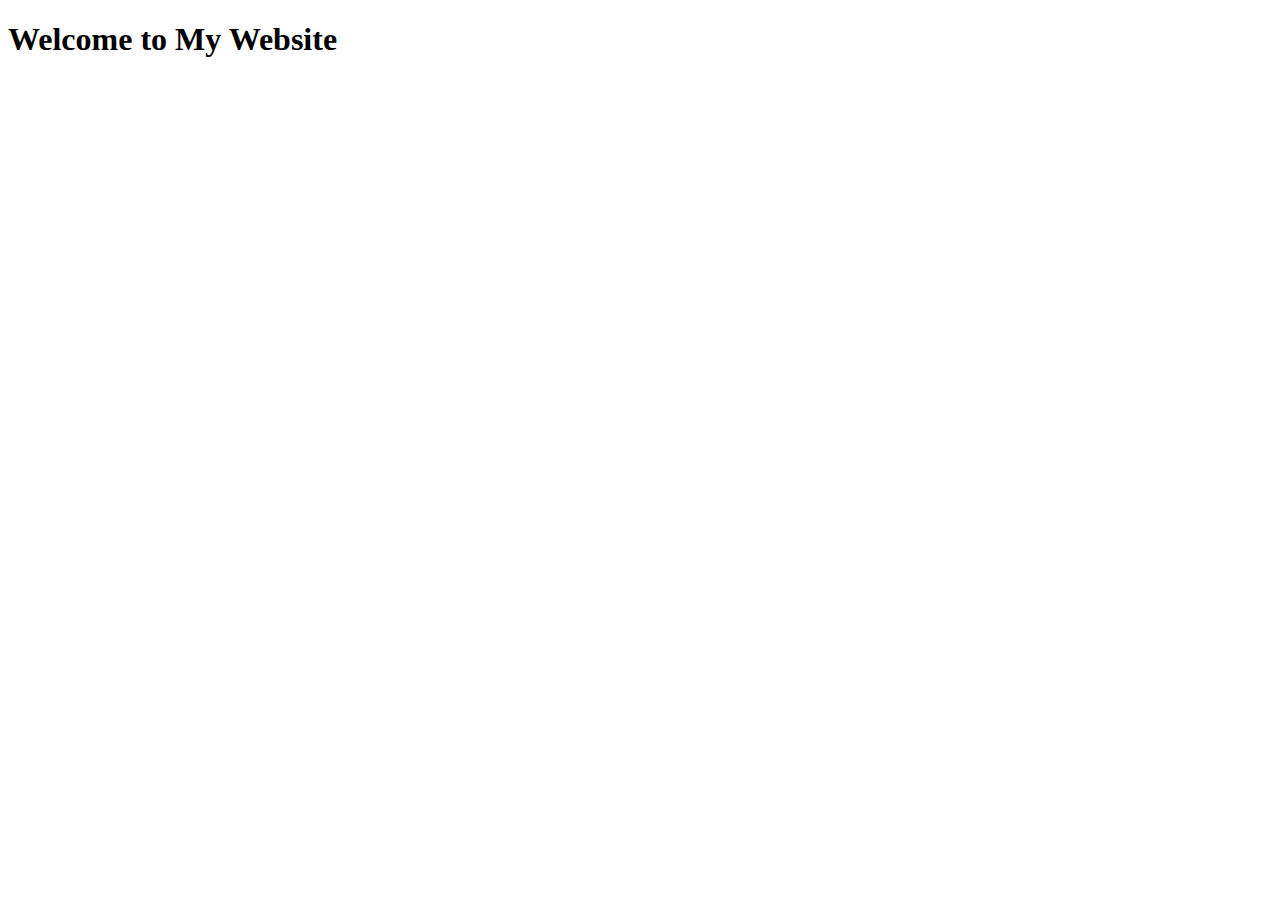
<file: index.html>
<!DOCTYPE html>
<html lang="en">
<head>
  <meta charset="UTF-8">
  <meta name="viewport" content="width=device-width, initial-scale=1.0">
  <title>Document</title>
</head>
<body>
  <h1>Welcome to My Website</h1>
</body>
</html>
</file>
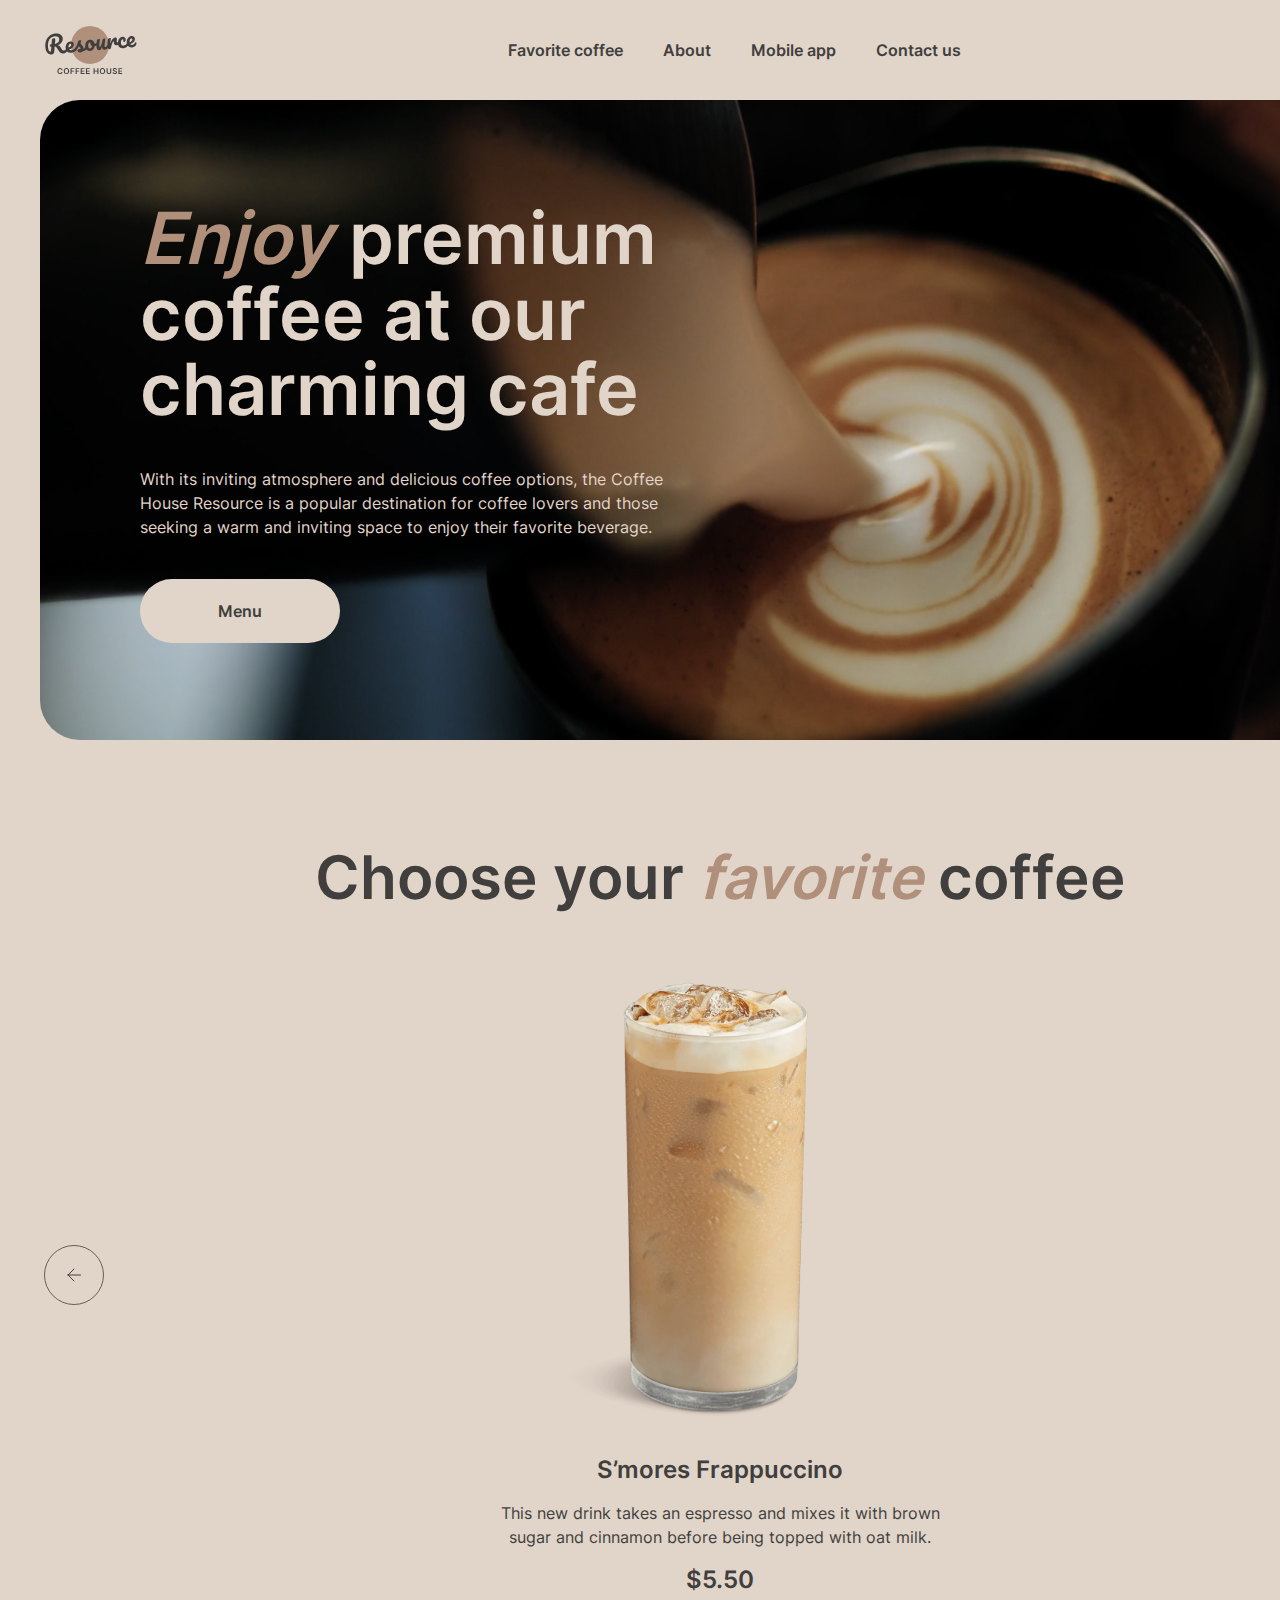
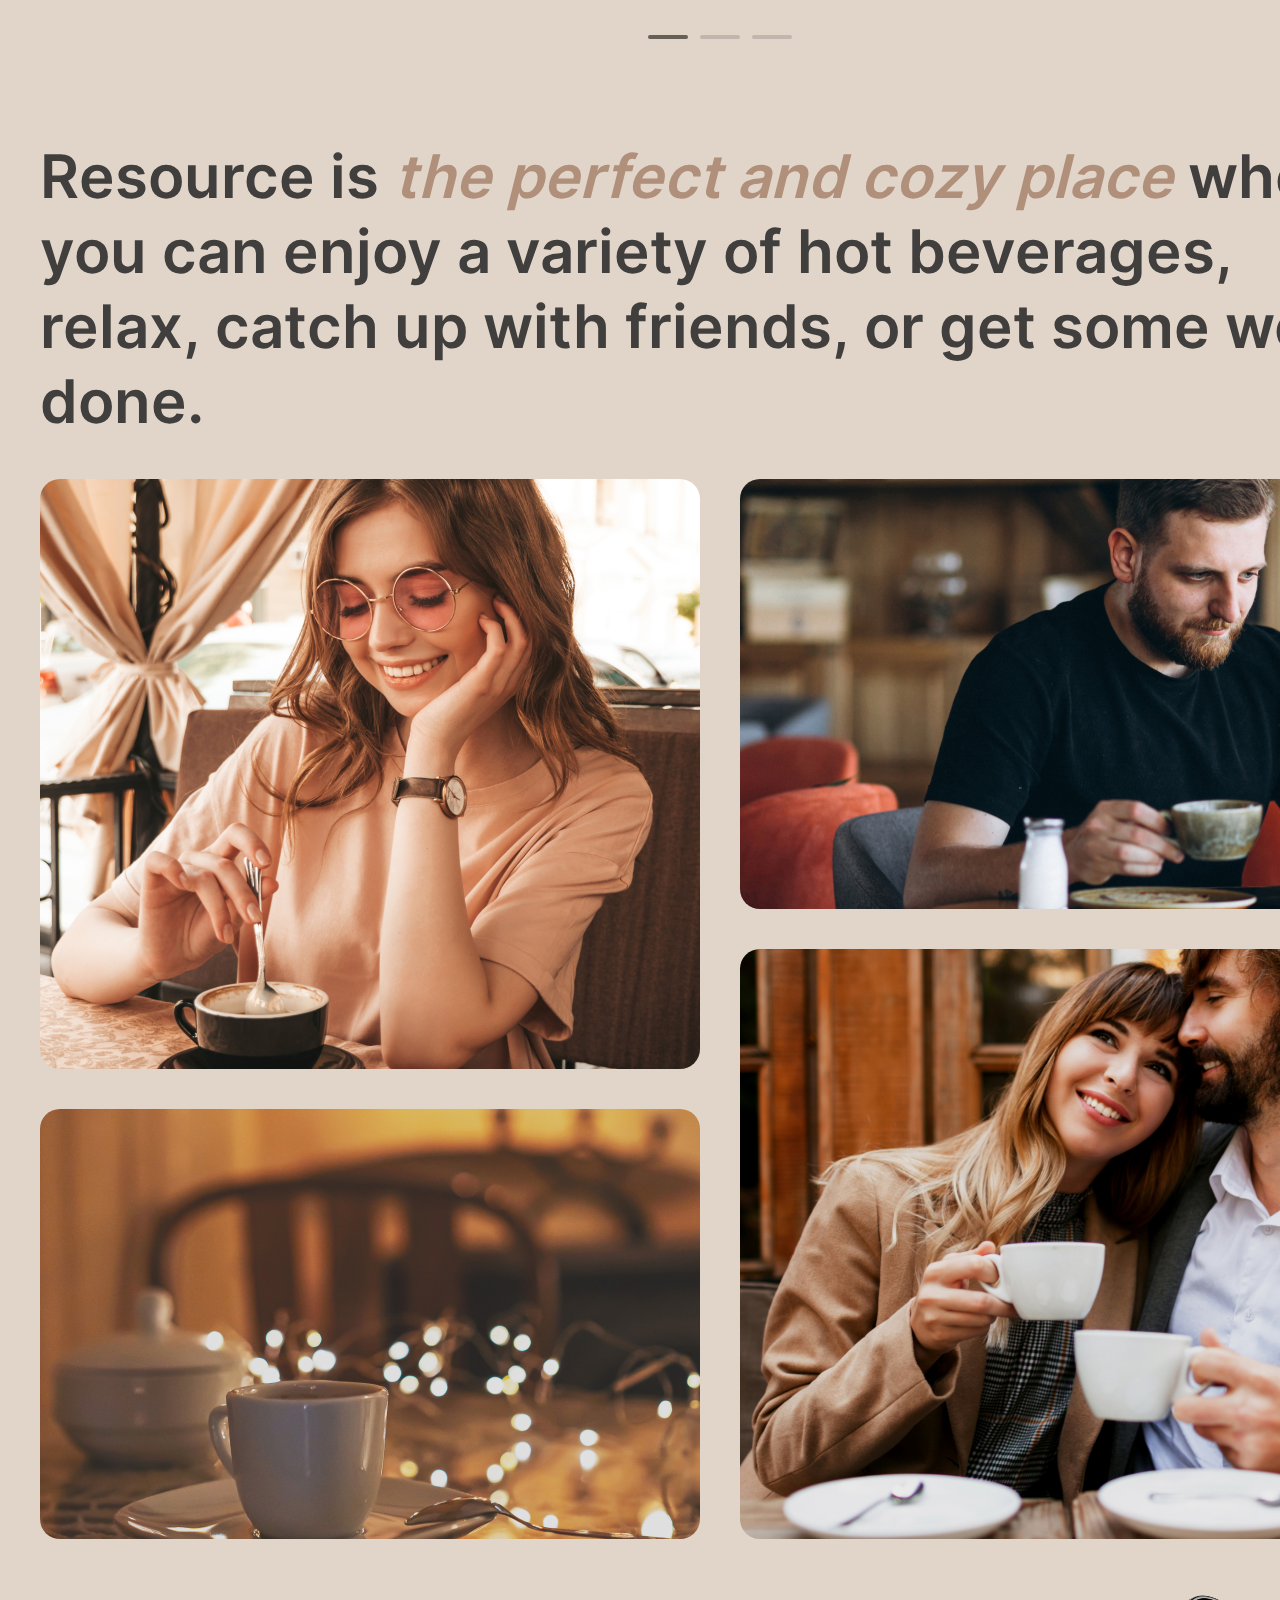
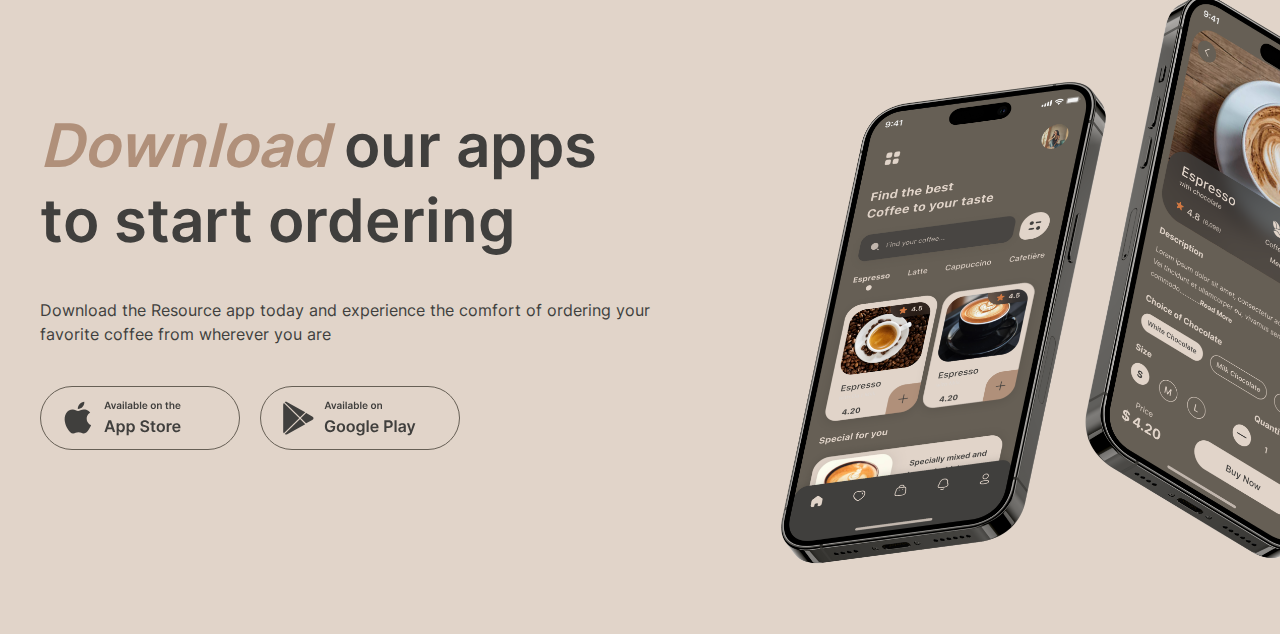
<file: cofee-house/index.html>
<!DOCTYPE html>
<html lang="en">
<head>
    <meta charset="UTF-8">
    <meta name="viewport" content="width=device-width, initial-scale=1.0">
    <title>Enjoy premium coffee at our charming cafe</title>
    <link rel="stylesheet" href="./css/style.css">
</head>
<body>
    <div class="wrapper">
        <header class="header-wrapper">
            <div class="header_menu">
                <div class="header_logo">
                    <a href="/" class="header_logo_link">
                        <img src="./img/logo.svg" alt="heder_logo_pic" class="heder_logo_pic">
                    </a>
                </div>
                <nav class="header_nav">
                    <ul class="header_list">
                        <li class="header_item">
                            <a href="#! " class="header_link">Favorite coffee</a>
                        </li>
                        <li class="header_item">
                            <a href="#! " class="header_link">About</a>
                        </li>
                        <li class="header_item">
                            <a href="#! " class="header_link">Mobile app</a>
                        </li>
                        <li class="header_item">
                            <a href="#! " class="header_link">Contact us</a>
                        </li>
                    </ul>
                </nav>
                <div class="cofee_menu">
                    <a href="#!" class="header_link">Menu</a>
                    <img src="./img/coffee-cup.svg" alt="coffee-cup">
                </div>
            </div>
            <div class="hero-bg">
                <div class="hero-container">
                    <div class="hero-text">
                        <div class="coffee-title"><span class="coffee-title-it">Enjoy </span>premium coffee at our charming cafe
                        </div>
                        <p class="coffee-subtitle">With its inviting atmosphere and delicious coffee options, 
                            the Coffee House Resource is a popular destination for coffee lovers and those seeking 
                            a warm and inviting space to enjoy their favorite beverage.
                        </p>
                        <button class="hero-button">Menu</button>
                    </div>
                </div>
            </div>
        </header>
        <div class="carusel-wrapper">
            <div class="carusel-font-norm">
                Choose your <span class="carusel-font-it">favorite</span> coffee
            </div>
            <div class="carusel-slides">
                <button class="slides-button"> <img src="../cofee-house/img/arrow-left.svg" alt="arrow-left"></button>
                <div class="slide-container">
                    <div class="slides-content-wrapper"> 
                        <img src="../cofee-house/img/coffee-slider-1.png" alt="">
                        <div class="carusel-description">
                            <div class="coffee-name-font">S’mores Frappuccino</div>
                            <div class="coffee-description-font">This new drink takes an espresso and mixes it with brown sugar and cinnamon before being topped with oat milk.</div>
                            <div class="cofee-price-font">$5.50</div>
                        </div>
                    </div>
                </div>
                <button class="slides-button"> <img src="../cofee-house/img/arrow-right.svg" alt="arrow-right"></button>            </div>
                <div class="slider-control-pods-wrapper">
                    <button class="slider-control-pod-dark"></button>
                    <button class="slider-control-pod-light"></button>
                    <button class="slider-control-pod-light"></button>
                </div>
        </div>
        <div class="about-wrapper">
            <div class="about-container">
                <div class="about-text">Resource is  
                    <span class="about-text-accent">the perfect and cozy place </span>
                    where you can enjoy a variety of hot beverages, relax, 
                    catch up with friends, or get some work done.
                </div>
                <div class="about-images">
                    <div class="img-1"></div>
                    <div class="img-2"></div>
                    <div class="img-3"></div>
                    <div class="img-4"></div>
                </div>
            </div>
        </div>
        <div class="mobile-app-wrapper">
            <div class="mobile-app-container">
                <div class="mobile-app-offer">
                    <div class="mobile-app-heading-font">
                        <span class="mobile-app-heading-font-accent">Download</span>
                         our apps to start ordering
                    </div>
                    <div class="mobile-app-description-font">Download the Resource app today and experience the comfort 
                        of ordering your favorite coffee from wherever you are
                    </div>
                    <div class="mobile-app-buttons">
                        <img src="../cofee-house/img/apple-button.svg" alt="">
                        <img src="../cofee-house/img/google-button.svg" alt="">
                    </div>
                </div>
                <div class="mobile-app-img"></div>
            </div>
        </div>
    </div>
</body>
</html>
</file>
<file: cofee-house/css/style.css>
/* http://meyerweb.com/eric/tools/css/reset/
   v2.0-modified | 20110126
   License: none (public domain)
*/

html, body, div, span, applet, object, iframe,
h1, h2, h3, h4, h5, h6, p, blockquote, pre,
a, abbr, acronym, address, big, cite, code,
del, dfn, em, img, ins, kbd, q, s, samp,
small, strike, strong, sub, sup, tt, var,
b, u, i, center,
dl, dt, dd, ol, ul, li,
fieldset, form, label, legend,
table, caption, tbody, tfoot, thead, tr, th, td,
article, aside, canvas, details, embed,
figure, figcaption, footer, header, hgroup,
menu, nav, output, ruby, section, summary,
time, mark, audio, video {
  margin: 0;
	padding: 0;
	border: 0;
	font-size: 100%;
	font: inherit;
	vertical-align: baseline;
}

/* make sure to set some focus styles for accessibility */
:focus {
    outline: 0;
}

/* HTML5 display-role reset for older browsers */
article, aside, details, figcaption, figure,
footer, header, hgroup, menu, nav, section {
	display: block;
}

body {
	line-height: 1;
}

ol, ul {
	list-style: none;
}

blockquote, q {
	quotes: none;
}

blockquote:before, blockquote:after,
q:before, q:after {
	content: '';
	content: none;
}

table {
	border-collapse: collapse;
	border-spacing: 0;
}

input[type=search]::-webkit-search-cancel-button,
input[type=search]::-webkit-search-decoration,
input[type=search]::-webkit-search-results-button,
input[type=search]::-webkit-search-results-decoration {
    -webkit-appearance: none;
    -moz-appearance: none;
}

input[type=search] {
    -webkit-appearance: none;
    -moz-appearance: none;
    -webkit-box-sizing: content-box;
    -moz-box-sizing: content-box;
    box-sizing: content-box;
}

textarea {
    overflow: auto;
    vertical-align: top;
    resize: vertical;
}

/**
 * Correct `inline-block` display not defined in IE 6/7/8/9 and Firefox 3.
 */

audio,
canvas,
video {
    display: inline-block;
    *display: inline;
    *zoom: 1;
    max-width: 100%;
}

/**
 * Prevent modern browsers from displaying `audio` without controls.
 * Remove excess height in iOS 5 devices.
 */

audio:not([controls]) {
    display: none;
    height: 0;
}

/**
 * Address styling not present in IE 7/8/9, Firefox 3, and Safari 4.
 * Known issue: no IE 6 support.
 */

[hidden] {
    display: none;
}

/**
 * 1. Correct text resizing oddly in IE 6/7 when body `font-size` is set using
 *    `em` units.
 * 2. Prevent iOS text size adjust after orientation change, without disabling
 *    user zoom.
 */

html {
    font-size: 100%; /* 1 */
    -webkit-text-size-adjust: 100%; /* 2 */
    -ms-text-size-adjust: 100%; /* 2 */
}

/**
 * Address `outline` inconsistency between Chrome and other browsers.
 */

a:focus {
    outline: thin dotted;
}

/**
 * Improve readability when focused and also mouse hovered in all browsers.
 */

a:active,
a:hover {
    outline: 0;
}

/**
 * 1. Remove border when inside `a` element in IE 6/7/8/9 and Firefox 3.
 * 2. Improve image quality when scaled in IE 7.
 */

img {
    border: 0; /* 1 */
    -ms-interpolation-mode: bicubic; /* 2 */
}

/**
 * Address margin not present in IE 6/7/8/9, Safari 5, and Opera 11.
 */

figure {
    margin: 0;
}

/**
 * Correct margin displayed oddly in IE 6/7.
 */

form {
    margin: 0;
}

/**
 * Define consistent border, margin, and padding.
 */

fieldset {
    border: 1px solid #c0c0c0;
    margin: 0 2px;
    padding: 0.35em 0.625em 0.75em;
}

/**
 * 1. Correct color not being inherited in IE 6/7/8/9.
 * 2. Correct text not wrapping in Firefox 3.
 * 3. Correct alignment displayed oddly in IE 6/7.
 */

legend {
    border: 0; /* 1 */
    padding: 0;
    white-space: normal; /* 2 */
    *margin-left: -7px; /* 3 */
}

/**
 * 1. Correct font size not being inherited in all browsers.
 * 2. Address margins set differently in IE 6/7, Firefox 3+, Safari 5,
 *    and Chrome.
 * 3. Improve appearance and consistency in all browsers.
 */

button,
input,
select,
textarea {
    font-size: 100%; /* 1 */
    margin: 0; /* 2 */
    vertical-align: baseline; /* 3 */
    *vertical-align: middle; /* 3 */
}

/**
 * Address Firefox 3+ setting `line-height` on `input` using `!important` in
 * the UA stylesheet.
 */

button,
input {
    line-height: normal;
}

/**
 * Address inconsistent `text-transform` inheritance for `button` and `select`.
 * All other form control elements do not inherit `text-transform` values.
 * Correct `button` style inheritance in Chrome, Safari 5+, and IE 6+.
 * Correct `select` style inheritance in Firefox 4+ and Opera.
 */

button,
select {
    text-transform: none;
}

/**
 * 1. Avoid the WebKit bug in Android 4.0.* where (2) destroys native `audio`
 *    and `video` controls.
 * 2. Correct inability to style clickable `input` types in iOS.
 * 3. Improve usability and consistency of cursor style between image-type
 *    `input` and others.
 * 4. Remove inner spacing in IE 7 without affecting normal text inputs.
 *    Known issue: inner spacing remains in IE 6.
 */

button,
html input[type="button"], /* 1 */
input[type="reset"],
input[type="submit"] {
    -webkit-appearance: button; /* 2 */
    cursor: pointer; /* 3 */
    *overflow: visible;  /* 4 */
}

/**
 * Re-set default cursor for disabled elements.
 */

button[disabled],
html input[disabled] {
    cursor: default;
}

/**
 * 1. Address box sizing set to content-box in IE 8/9.
 * 2. Remove excess padding in IE 8/9.
 * 3. Remove excess padding in IE 7.
 *    Known issue: excess padding remains in IE 6.
 */

input[type="checkbox"],
input[type="radio"] {
    box-sizing: border-box; /* 1 */
    padding: 0; /* 2 */
    *height: 13px; /* 3 */
    *width: 13px; /* 3 */
}

/**
 * 1. Address `appearance` set to `searchfield` in Safari 5 and Chrome.
 * 2. Address `box-sizing` set to `border-box` in Safari 5 and Chrome
 *    (include `-moz` to future-proof).
 */

input[type="search"] {
    -webkit-appearance: textfield; /* 1 */
    -moz-box-sizing: content-box;
    -webkit-box-sizing: content-box; /* 2 */
    box-sizing: content-box;
}

/**
 * Remove inner padding and search cancel button in Safari 5 and Chrome
 * on OS X.
 */

input[type="search"]::-webkit-search-cancel-button,
input[type="search"]::-webkit-search-decoration {
    -webkit-appearance: none;
}

/**
 * Remove inner padding and border in Firefox 3+.
 */

button::-moz-focus-inner,
input::-moz-focus-inner {
    border: 0;
    padding: 0;
}

/**
 * 1. Remove default vertical scrollbar in IE 6/7/8/9.
 * 2. Improve readability and alignment in all browsers.
 */

textarea {
    overflow: auto; /* 1 */
    vertical-align: top; /* 2 */
}

/**
 * Remove most spacing between table cells.
 */

table {
    border-collapse: collapse;
    border-spacing: 0;
}

html,
button,
input,
select,
textarea {
    color: #222;
}


::-moz-selection {
    background: #b3d4fc;
    text-shadow: none;
}

::selection {
    background: #b3d4fc;
    text-shadow: none;
}

img {
    vertical-align: middle;
}

fieldset {
    border: 0;
    margin: 0;
    padding: 0;
}

textarea {
    resize: vertical;
}

.chromeframe {
    margin: 0.2em 0;
    background: #ccc;
    color: #000;
    padding: 0.2em 0;
}

/* inter-regular - latin */
@font-face {
    font-display: swap; /* Check https://developer.mozilla.org/en-US/docs/Web/CSS/@font-face/font-display for other options. */
    font-family: 'Inter';
    font-style: normal;
    font-weight: 400;
    src: url('../fonts/inter-v13-latin-regular.woff2') format('woff2'); /* Chrome 36+, Opera 23+, Firefox 39+, Safari 12+, iOS 10+ */
  }
  /* inter-600 - latin */
  @font-face {
    font-display: swap; /* Check https://developer.mozilla.org/en-US/docs/Web/CSS/@font-face/font-display for other options. */
    font-family: 'Inter';
    font-style: normal;
    font-weight: 600;
    src: url('../fonts/inter-v13-latin-600.woff2') format('woff2'); /* Chrome 36+, Opera 23+, Firefox 39+, Safari 12+, iOS 10+ */
  }
  html{
    box-sizing: border-box;
  }
  *, *::before, *::after{
    box-sizing: inherit;
  }
  body{
    font-family: 'Inter';
    font-size: 16px;
    font-style: normal;
    font-weight: 400;
    line-height: 150%;
    color: #000;
  }
  .wrapper{
    background-color: #E1D4C9;
    color: var(--text-dark, #403F3D);
    font-feature-settings: 'clig' off, 'liga' off;
    display: flex;
    width: 1440px;
    padding: 20px 0px 40px 0px;
    flex-direction: column;
    align-items: center;
    gap: 100px;
  }
  .header-wrapper{
    display: flex;
    padding: 0px 40px;
    flex-direction: column;
    justify-content: center;
    align-items: center;
    align-self: stretch;
    gap: 20px; /* WARNING*/
  }
  .header_menu{
    display: flex;
    max-width: 1360px;
    justify-content: space-between;
    align-items: center;
    align-self: stretch;
  }
  .header_list{
    display: flex;
    justify-content: center;
    align-items: center;
    gap: 40px;
    flex: 1 0 0;
    align-self: stretch;
  }
  .header_link{
    color: var(--text-dark, #403F3D);
    font-feature-settings: 'clig' off, 'liga' off;
    text-decoration: none;
    font-weight: 600;
  }
  .cofee_menu{
    display: flex;
    justify-content: center;
    align-items: flex-start;
    gap: 8px;
  }
  .hero-bg{
    width: 1360px;
    height: 640px;
    border-radius: 40px;
    background: url(../img/cofee-bg.jpeg), lightgray 50% / cover no-repeat;
  }
  .hero-container{
    padding: 100px;
  }
  .hero-text{
    display: flex;
    width: 530px;
    flex-direction: column;
    justify-content: center;
    align-items: flex-start;
    gap: 40px;
  }
  .coffee-title-it{
        align-self: stretch;
        color: var(--text-accent, #B0907A);
        font-feature-settings:"clig" off, "liga" off;

        /* Desktop/Heading/heading-1.accent */
        font-family: 'Inter';
        font-size: 72px;
        font-style: italic;
        
        font-weight: 600;
        line-height: 105%; /* 75.6px */
    }
    .coffee-title{
        color: var(--text-light, #E1D4C9);
        font-feature-settings: 'clig' off, 'liga' off;
        
        /* Desktop/Heading/heading-1 */
        font-family: 'Inter';
        font-size: 72px;
        font-style: normal;
        font-weight: 600;
        line-height: 105%;
    }
    .coffee-subtitle{
        color: var(--text-light, #E1D4C9);
        font-feature-settings: 'clig' off, 'liga' off;

        /* Desktop/Body/medium */
        font-family: 'Inter';
        font-size: 16px;
        font-style: normal;
        font-weight: 400;
        line-height: 150%; /* 24px */
    }
    .hero-button{
        display: flex;
        width: 200px;
        padding: 20px 78px;
        justify-content: center;
        align-items: center;
        gap: 8px;
        border-radius: 100px;
        border: none;
        background: var(--background-body, #E1D4C9);
        color: var(--text-dark, #403F3D);
        text-align: center;
        font-feature-settings: 'clig' off, 'liga' off;

        /* Desktop/Action/link & button */
        font-family: 'Inter';
        font-size: 16px;
        font-style: normal;
        font-weight: 600;
        line-height: 150%; /* 24px */
    }

    .carusel-wrapper{ 
        display: flex;
        width: 1360px;
        height: 799px;  
        flex-direction: column;
        justify-content: flex-start;
        align-items: center;
        gap: 40px; /* WARNING*/
    }

    .carusel-font-norm{
        color: var(--text-dark, #403F3D);
        text-align: center;
        font-feature-settings: 'clig' off, 'liga' off;

    /* Desktop/Heading/heading-2 */
        font-family: 'Inter';
        font-size: 60px;
        font-style: normal;
        font-weight: 600;
        line-height: 125%; /* 75px */
    }
    .carusel-font-it{
        color: var(--text-accent, #B0907A);
        font-style: italic;
    }
    .carusel-slides{
        display: flex;
        width: 1360px;
        height: 640px;
        background: transparent;
        flex-direction: row;
        justify-content: center;
        align-items: center;
        gap: 40px;
    }
    .slides-button{
        background: transparent;
        width: 60px;
        height: 60px;
        border-radius: 100px;
        border: 1px solid var(--border-dark, #665F55);
    }
    .slides-content-wrapper{
        display: flex;
        flex-direction: column;
        gap: 20px;
        width: 480px;
        height: 100%;
    }
    .slide-container{
        display: flex;
        width: 1152px;
        min-width: 480px;
        max-width: 1162px;
        flex-direction: column;
        align-items: center;
    }
    .carusel-description{
        display: flex;
        flex-direction: column;
        align-items: center;
        gap: 16px;
        align-self: stretch;
    }
    .coffee-name-font{
        color: var(--text-dark, #403F3D);
        text-align: center;
        font-feature-settings: 'clig' off, 'liga' off;

        /* Desktop/Heading/heading-3 */
        font-size: 24px;
        font-style: normal;
        font-weight: 600;
        line-height: 125%; /* 30px */
    }
    .coffee-description-font{
        color: var(--text-dark, #403F3D);
        text-align: center;
        font-feature-settings: 'clig' off, 'liga' off;

        /* Desktop/Body/medium */
        font-size: 16px;
        font-style: normal;
        font-weight: 400;
        line-height: 150%; /* 24px */
    }
    .cofee-price-font{
        color: var(--text-dark, #403F3D);
        text-align: center;
        font-feature-settings: 'clig' off, 'liga' off;

        /* Desktop/Heading/heading-3 */
        font-size: 24px;
        font-style: normal;
        font-weight: 600;
        line-height: 125%; /* 30px */
    }
    .slider-control-pods-wrapper{
        display: flex;
        align-items: flex-start;
        gap: 12px;
    }
    .slider-control-pod-dark{
        width: 40px;
        height: 4px;
        border-radius: 100px;
        border: none;
        background: var(--border-dark, #665F55);
    }
    .slider-control-pod-light{
        width: 40px;
        height: 4px;
        border-radius: 100px;
        border: none;
        background: var(--border-light, #C1B6AD);
    }
    .about-wrapper{
        width: 100%;
        height: 1325px;
        display: flex;
        flex-direction: column;
        align-items: center;
        gap: 40px;
        align-self: stretch;
    }
    .about-container{
        display: flex;
        width: 1360px;
        flex-direction: column;
        align-items: center;
        gap: 40px;
    }
    .about-text{
        color: var(--text-dark, #403F3D);
        font-feature-settings: 'clig' off, 'liga' off;

        /* Desktop/Heading/heading-2 */
        font-family: Inter;
        font-size: 60px;
        font-style: normal;
        font-weight: 600;
        line-height: 125%; /* 75px */
    }
    .about-text-accent{
        color: var(--text-accent, #B0907A);
        font-feature-settings: 'clig' off, 'liga' off;

        /* Desktop/Heading/heading-2.accent */
        font-family: Inter;
        font-size: 60px;
        font-style: italic;
        font-weight: 600;
        line-height: 125%;
    }
    .about-images{
        display: flex;
        flex-wrap: wrap;
        flex-direction: column;
        width: 1360px;
        gap: 40px;
        max-height: 1060px;
    }
    .img-1{
        width: 660px;
        height: 590px;
        border-radius: 20px;
        background: url(../img/about-girl-1.jpeg);
        background-size: 110%;
        background-position: center;
    }
    .img-2{
        width: 660px;
        height: 430px;
        border-radius: 20px;
        background: url(../img/about-coffee-cup-2.jpeg);
        background-size: 110%;
        background-position: center;
    }
    .img-3{
        width: 660px;
        height: 430px;
        border-radius: 20px;
        background: url(../img/about-man-3.jpeg);
        background-size: 110%;
        background-position: center;
    }
    .img-4{
        width: 660px;
        height: 590px;
        border-radius: 20px;
        background: url(../img/about-girl-by-4.jpeg);
        background-size: 110%;
        background-position: center;
    }
    .mobile-app-wrapper{
        display: flex;
        justify-content: center;
        width: 1440px;
        height: 630px;
        padding: 0 40px;
    }
    .mobile-app-container{
        display: flex;
        flex-direction: row;
        gap: 100px;
    }
    .mobile-app-offer{
        display: flex;
        flex-direction: column;
        gap: 40px;
        width: 630px;
        justify-content: center;
    }
    .mobile-app-buttons{
        display: flex;
        align-items: flex-start;
        gap: 20px;
    }
    .mobile-app-heading-font{
        color: var(--text-dark, #403F3D);
        font-feature-settings: 'clig' off, 'liga' off;
        
        /* Desktop/Heading/heading-2 */
        font-family: Inter;
        font-size: 60px;
        font-style: normal;
        font-weight: 600;
        line-height: 125%;
    }
    .mobile-app-heading-font-accent{
        color: var(--text-accent, #B0907A);
        font-feature-settings: 'clig' off, 'liga' off;
        
        /* Desktop/Heading/heading-2.accent */
        font-family: Inter;
        font-size: 60px;
        font-style: italic;
        font-weight: 600;
        line-height: 125%; /* 75px */
    }
    .mobile-app-description-font{
        color: var(--text-dark, #403F3D);
        font-feature-settings: 'clig' off, 'liga' off;
        
        /* Desktop/Body/medium */
        font-family: Inter;
        font-size: 16px;
        font-style: normal;
        font-weight: 400;
        line-height: 150%; /* 24px */
    }

    .mobile-app-img{
        width: 630px;
        height: 630px;
        background: url(../img/mobile-app-img.png);
        background-position: center;
        background-size:100%;
        background-repeat: no-repeat;}
</file>
